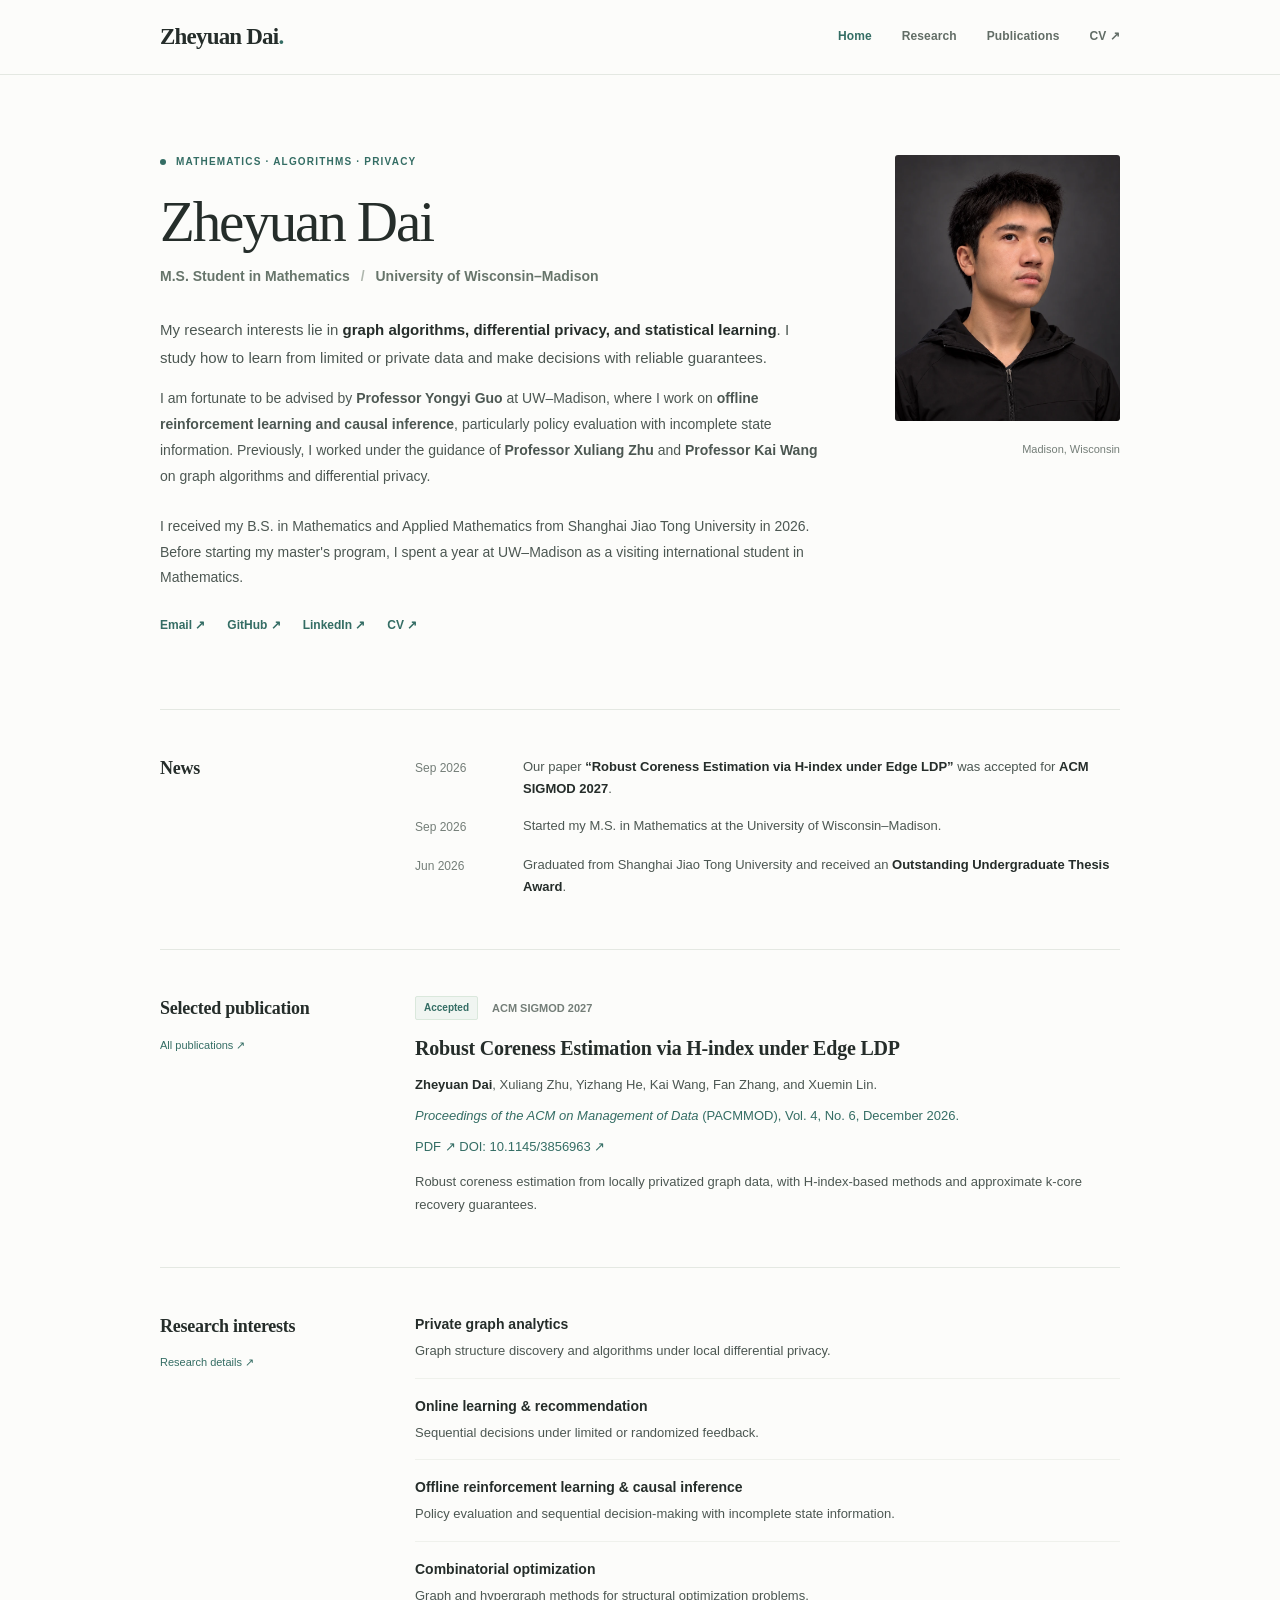
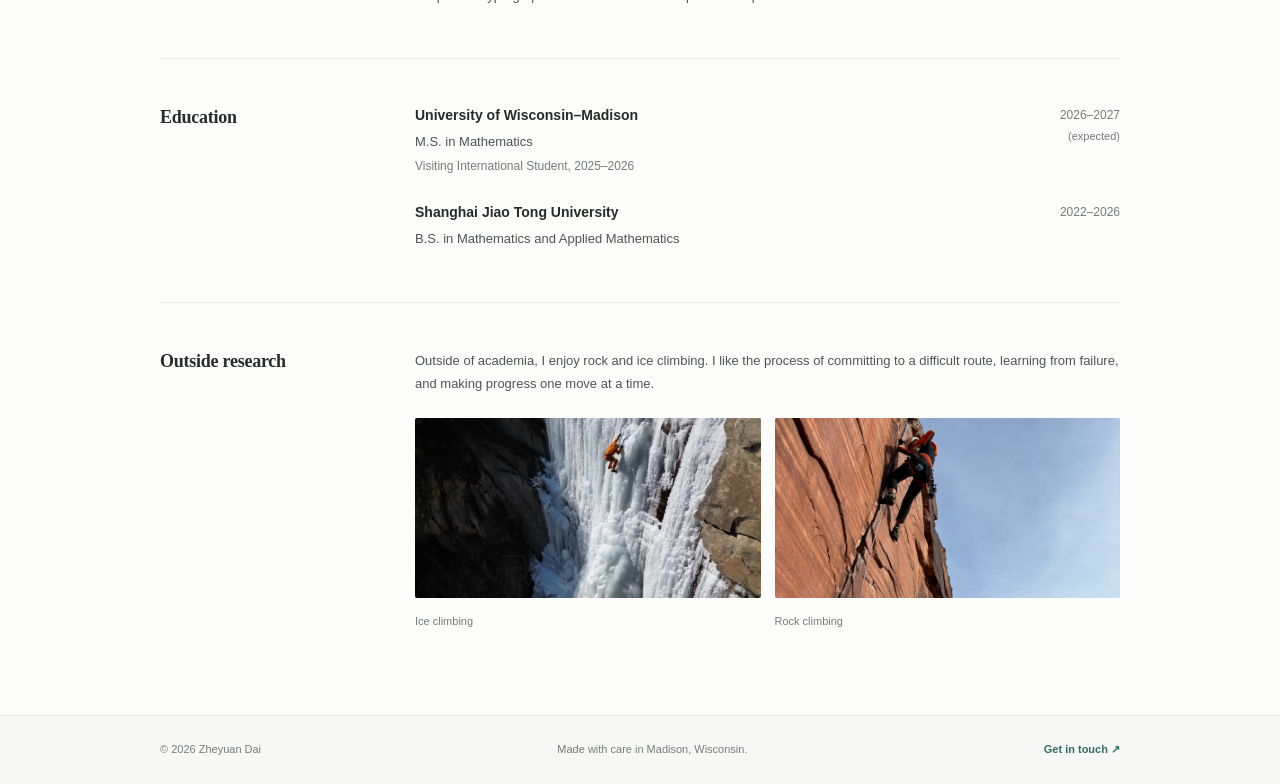
<file: index.html>
<!doctype html>
<html lang="en"><head><meta charset="utf-8"><meta name="viewport" content="width=device-width,initial-scale=1"><meta name="theme-color" content="#fcfcfa"><meta name="description" content="Zheyuan Dai — M.S. Mathematics at UW–Madison. Research in graph algorithms, differential privacy, and statistical learning."><title>Zheyuan Dai</title><link rel="stylesheet" href="style.css"><link rel="stylesheet" href="responsive.css"></head>
<body><a class="skip-link" href="#content">Skip to content</a>
<header class="site-header"><div class="header-inner container"><a class="site-brand" href="index.html">Zheyuan Dai<span>.</span></a><nav class="nav" aria-label="Main navigation"><a class="active" aria-current="page" href="index.html">Home</a><a href="research.html">Research</a><a href="publications.html">Publications</a><a href="Zheyuan_Dai_CV.pdf">CV ↗</a></nav></div></header>
<main class="container" id="content">
<section class="intro-grid" aria-labelledby="name"><div class="intro-body">
<div class="intro-kicker"><span class="status-dot"></span> Mathematics · Algorithms · Privacy</div>
<h1 id="name">Zheyuan Dai</h1>
<p class="intro-role">M.S. Student in Mathematics <span class="role-separator">/</span> University of Wisconsin–Madison</p>
<p class="intro-summary">My research interests lie in <strong>graph algorithms, differential privacy, and statistical learning</strong>. I study how to learn from limited or private data and make decisions with reliable guarantees.</p>
<p class="intro-secondary">I am fortunate to be advised by <strong>Professor Yongyi Guo</strong> at UW–Madison, where I work on <strong>offline reinforcement learning and causal inference</strong>, particularly policy evaluation with incomplete state information. Previously, I worked under the guidance of <strong>Professor Xuliang Zhu</strong> and <strong>Professor Kai Wang</strong> on graph algorithms and differential privacy.</p>
<p class="intro-secondary">I received my B.S. in Mathematics and Applied Mathematics from Shanghai Jiao Tong University in 2026. Before starting my master's program, I spent a year at UW–Madison as a visiting international student in Mathematics.</p>
<div class="profile-links"><a href="mailto:dzy040811@gmail.com">Email ↗</a><a href="https://github.com/David-dz811" target="_blank" rel="noopener noreferrer">GitHub ↗</a><a href="https://www.linkedin.com/in/zheyuan-dai-b7b108382" target="_blank" rel="noopener noreferrer">LinkedIn ↗</a><a href="Zheyuan_Dai_CV.pdf">CV ↗</a></div>
</div><figure class="portrait"><img src="profile-photo.webp?v=20261102-dark" alt="Portrait of Zheyuan Dai" width="300" height="365"><figcaption>Madison, Wisconsin</figcaption></figure></section>
<section class="content-block" aria-labelledby="news-title"><div class="section-rail"><h2 id="news-title">News</h2></div><div class="section-content"><ul class="news-list">
<li><time datetime="2026-09">Sep 2026</time><p>Our paper <strong>“Robust Coreness Estimation via H-index under Edge LDP”</strong> was accepted for <strong>ACM SIGMOD 2027</strong>.</p></li>
<li><time datetime="2026-09">Sep 2026</time><p>Started my M.S. in Mathematics at the University of Wisconsin–Madison.</p></li>
<li><time datetime="2026-06">Jun 2026</time><p>Graduated from Shanghai Jiao Tong University and received an <strong>Outstanding Undergraduate Thesis Award</strong>.</p></li>
</ul></div></section>
<section class="content-block" aria-labelledby="pub-title"><div class="section-rail"><h2 id="pub-title">Selected publication</h2><a class="rail-link" href="publications.html">All publications ↗</a></div><div class="section-content"><article class="publication-item">
<div class="publication-meta"><span class="accepted">Accepted</span><span>ACM SIGMOD 2027</span></div>
<h3>Robust Coreness Estimation via H-index under Edge LDP</h3>
<p class="authors"><strong>Zheyuan Dai</strong>, Xuliang Zhu, Yizhang He, Kai Wang, Fan Zhang, and Xuemin Lin.</p>
<p class="venue"><i>Proceedings of the ACM on Management of Data</i> (PACMMOD), Vol. 4, No. 6, December 2026.</p>
<p class="publication-links"><a href="papers/Robust_Coreness_Estimation_via_H_index_under_Edge_LDP.pdf" target="_blank" rel="noopener noreferrer">PDF ↗</a> <a href="https://doi.org/10.1145/3856963" target="_blank" rel="noopener noreferrer">DOI: 10.1145/3856963 ↗</a></p>
<p class="description">Robust coreness estimation from locally privatized graph data, with H-index-based methods and approximate k-core recovery guarantees.</p>
</article></div></section>
<section class="content-block" aria-labelledby="research-title"><div class="section-rail"><h2 id="research-title">Research interests</h2><a class="rail-link" href="research.html">Research details ↗</a></div><div class="section-content interests">
<div><h3>Private graph analytics</h3><p>Graph structure discovery and algorithms under local differential privacy.</p></div>
<div><h3>Online learning &amp; recommendation</h3><p>Sequential decisions under limited or randomized feedback.</p></div>
<div><h3>Offline reinforcement learning &amp; causal inference</h3><p>Policy evaluation and sequential decision-making with incomplete state information.</p></div>
<div><h3>Combinatorial optimization</h3><p>Graph and hypergraph methods for structural optimization problems.</p></div>
</div></section>
<section class="content-block" aria-labelledby="education-title"><div class="section-rail"><h2 id="education-title">Education</h2></div><div class="section-content education-list">
<div><div><h3>University of Wisconsin–Madison</h3><p>M.S. in Mathematics</p><p class="small-muted">Visiting International Student, 2025–2026</p></div><time>2026–2027 <span>(expected)</span></time></div>
<div><div><h3>Shanghai Jiao Tong University</h3><p>B.S. in Mathematics and Applied Mathematics</p></div><time>2022–2026</time></div>
</div></section>
<section class="content-block last-block" aria-labelledby="outside-title"><div class="section-rail"><h2 id="outside-title">Outside research</h2></div><div class="section-content outside"><p>Outside of academia, I enjoy rock and ice climbing. I like the process of committing to a difficult route, learning from failure, and making progress one move at a time.</p><div class="photo-pair"><figure><img src="photos/ice-climbing.jpg" loading="lazy" alt="Ice climbing on a frozen waterfall"><figcaption>Ice climbing</figcaption></figure><figure><img src="photos/red-rock-climbing.jpg" loading="lazy" alt="Rock climbing on sandstone"><figcaption>Rock climbing</figcaption></figure></div></div></section>
</main><footer class="footer"><div class="container footer-inner"><span>© 2026 Zheyuan Dai</span><span>Made with care in Madison, Wisconsin.</span><a href="mailto:dzy040811@gmail.com">Get in touch ↗</a></div></footer></body></html>
</file>
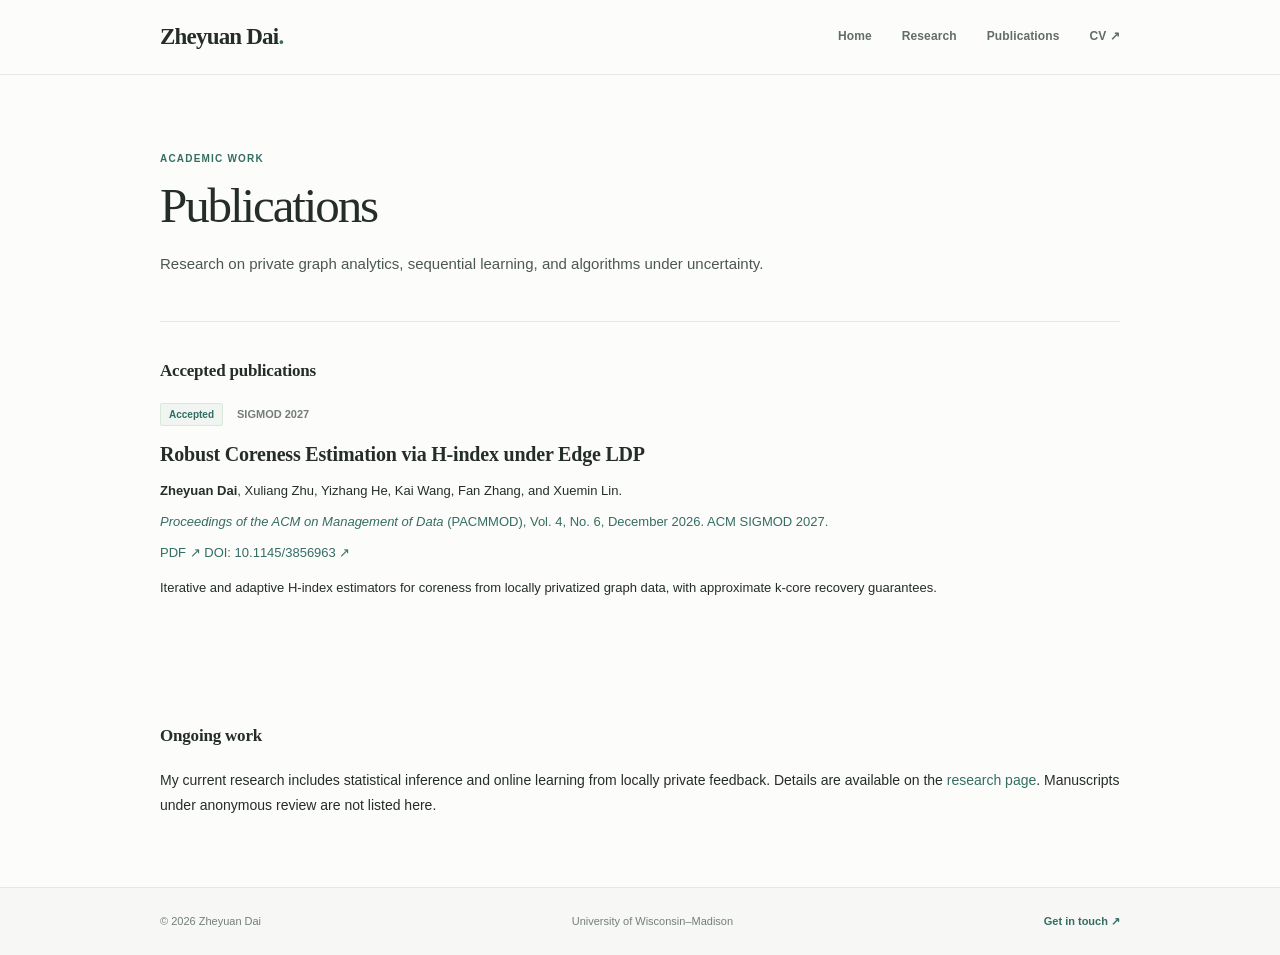
<file: publications.html>
<!doctype html><html lang="en"><head><meta charset="utf-8"><meta name="viewport" content="width=device-width,initial-scale=1"><title>Publications — Zheyuan Dai</title><link rel="stylesheet" href="style.css"><link rel="stylesheet" href="responsive.css"></head><body><header class="site-header"><div class="header-inner container"><a class="site-brand" href="index.html">Zheyuan Dai<span>.</span></a><nav class="nav" aria-label="Main navigation"><a href="index.html">Home</a><a href="research.html">Research</a><a href="publications.html">Publications</a><a href="Zheyuan_Dai_CV.pdf">CV ↗</a></nav></div></header><main class="container" id="content"><section class="page-lead"><div class="intro-kicker">Academic work</div><h1>Publications</h1><p>Research on private graph analytics, sequential learning, and algorithms under uncertainty.</p></section><section class="page-section"><h2>Accepted publications</h2><div class="pub-list"><article class="publication-item"><div class="publication-meta"><span class="accepted">Accepted</span><span>SIGMOD 2027</span></div><h3>Robust Coreness Estimation via H-index under Edge LDP</h3><p class="authors"><strong>Zheyuan Dai</strong>, Xuliang Zhu, Yizhang He, Kai Wang, Fan Zhang, and Xuemin Lin.</p><p class="venue"><i>Proceedings of the ACM on Management of Data</i> (PACMMOD), Vol. 4, No. 6, December 2026. ACM SIGMOD 2027.</p><p class="publication-links"><a href="papers/Robust_Coreness_Estimation_via_H_index_under_Edge_LDP.pdf" target="_blank" rel="noopener noreferrer">PDF ↗</a> <a href="https://doi.org/10.1145/3856963" target="_blank" rel="noopener noreferrer">DOI: 10.1145/3856963 ↗</a></p><p class="description">Iterative and adaptive H-index estimators for coreness from locally privatized graph data, with approximate k-core recovery guarantees.</p></article></div></section><section class="page-section"><h2>Ongoing work</h2><p>My current research includes statistical inference and online learning from locally private feedback. Details are available on the <a href="research.html">research page</a>. Manuscripts under anonymous review are not listed here.</p></section></main><footer class="footer"><div class="container footer-inner"><span>© 2026 Zheyuan Dai</span><span>University of Wisconsin–Madison</span><a href="mailto:dzy040811@gmail.com">Get in touch ↗</a></div></footer></body></html>
</file>
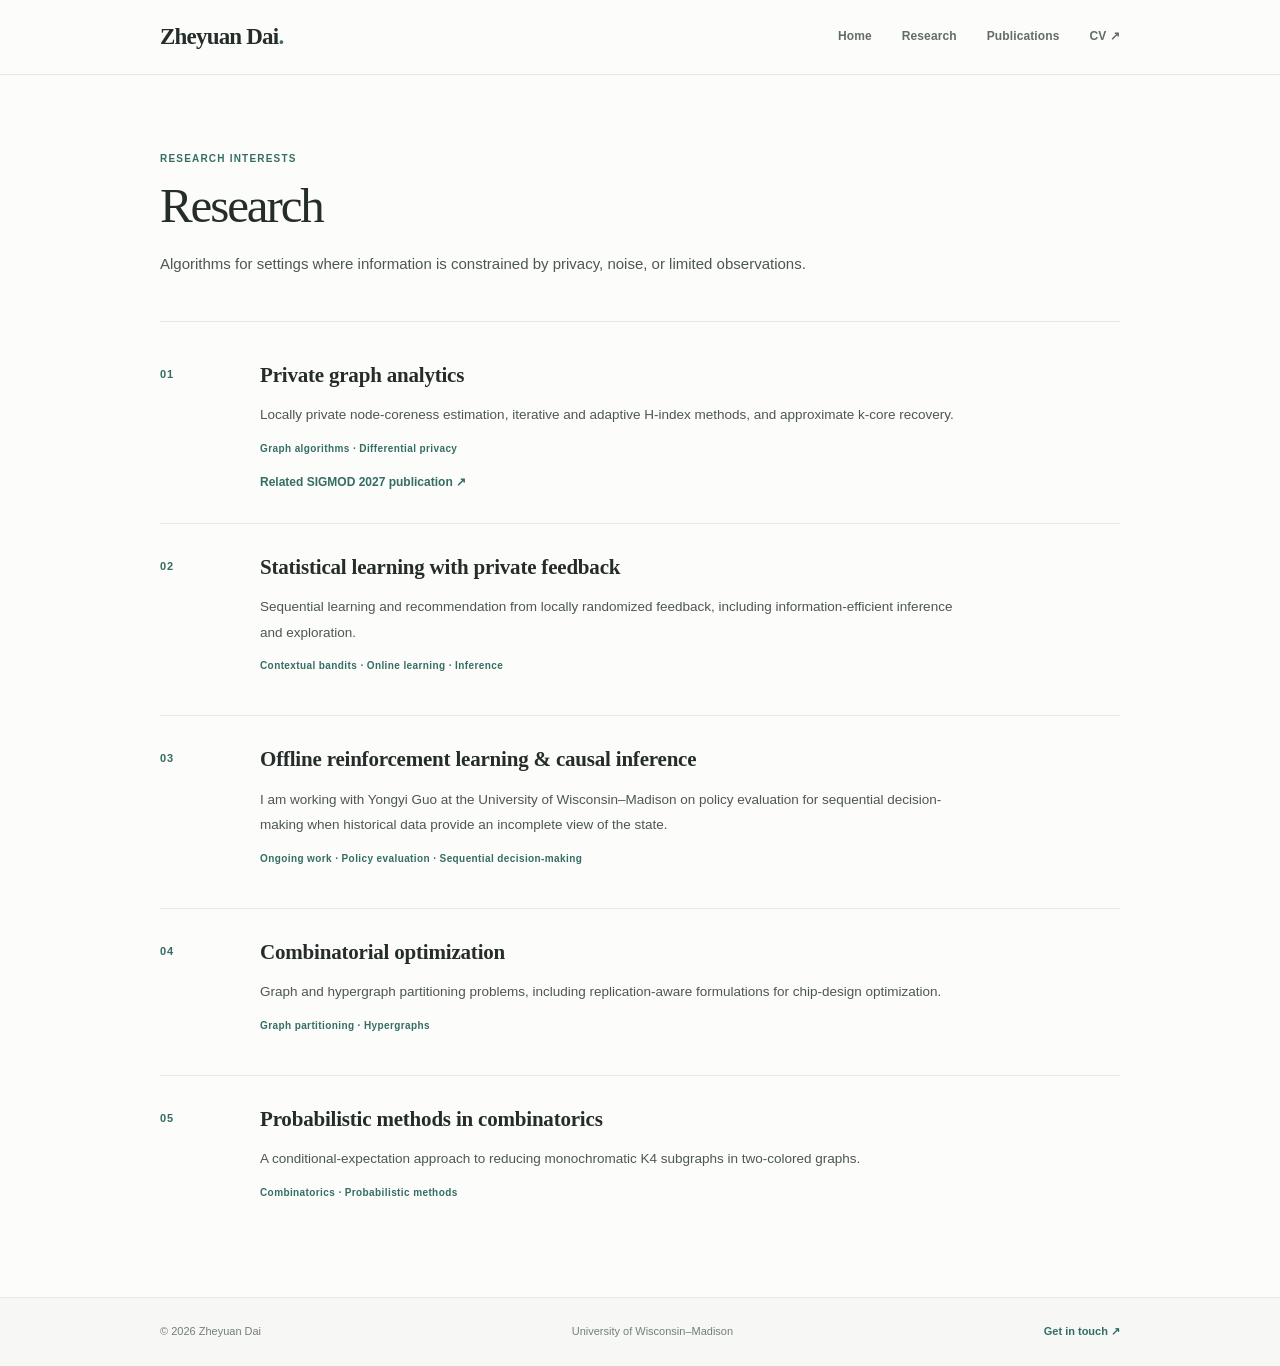
<file: research.html>
<!doctype html><html lang="en"><head><meta charset="utf-8"><meta name="viewport" content="width=device-width,initial-scale=1"><title>Research — Zheyuan Dai</title><link rel="stylesheet" href="style.css"><link rel="stylesheet" href="responsive.css"></head><body><header class="site-header"><div class="header-inner container"><a class="site-brand" href="index.html">Zheyuan Dai<span>.</span></a><nav class="nav" aria-label="Main navigation"><a href="index.html">Home</a><a href="research.html">Research</a><a href="publications.html">Publications</a><a href="Zheyuan_Dai_CV.pdf">CV ↗</a></nav></div></header><main class="container" id="content"><section class="page-lead"><div class="intro-kicker">Research interests</div><h1>Research</h1><p>Algorithms for settings where information is constrained by privacy, noise, or limited observations.</p></section><section class="page-section"><div class="research-entry" id="coreness"><span class="research-index">01</span><div><h2>Private graph analytics</h2><p>Locally private node-coreness estimation, iterative and adaptive H-index methods, and approximate k-core recovery.</p><p class="tags">Graph algorithms · Differential privacy</p><a href="publications.html">Related SIGMOD 2027 publication ↗</a></div></div><div class="research-entry" id="bandits"><span class="research-index">02</span><div><h2>Statistical learning with private feedback</h2><p>Sequential learning and recommendation from locally randomized feedback, including information-efficient inference and exploration.</p><p class="tags">Contextual bandits · Online learning · Inference</p></div></div><div class="research-entry" id="offline-rl"><span class="research-index">03</span><div><h2>Offline reinforcement learning &amp; causal inference</h2><p>I am working with Yongyi Guo at the University of Wisconsin–Madison on policy evaluation for sequential decision-making when historical data provide an incomplete view of the state.</p><p class="tags">Ongoing work · Policy evaluation · Sequential decision-making</p></div></div><div class="research-entry" id="partitioning"><span class="research-index">04</span><div><h2>Combinatorial optimization</h2><p>Graph and hypergraph partitioning problems, including replication-aware formulations for chip-design optimization.</p><p class="tags">Graph partitioning · Hypergraphs</p></div></div><div class="research-entry" id="combinatorics"><span class="research-index">05</span><div><h2>Probabilistic methods in combinatorics</h2><p>A conditional-expectation approach to reducing monochromatic K4 subgraphs in two-colored graphs.</p><p class="tags">Combinatorics · Probabilistic methods</p></div></div></section></main><footer class="footer"><div class="container footer-inner"><span>© 2026 Zheyuan Dai</span><span>University of Wisconsin–Madison</span><a href="mailto:dzy040811@gmail.com">Get in touch ↗</a></div></footer></body></html>
</file>
<file: style.css>
:root{--bg:#fcfcfa;--ink:#252d2a;--body:#4c5752;--subtle:#747e78;--line:#e4e8e2;--accent:#346d64;--tint:#f0f5f1}
*{box-sizing:border-box}html{scroll-behavior:smooth}
body{margin:0;background:var(--bg);color:var(--ink);font-family:-apple-system,BlinkMacSystemFont,"Segoe UI",Roboto,Arial,sans-serif;font-size:14px;line-height:1.78;-webkit-font-smoothing:antialiased}
a{color:var(--accent);text-decoration:none}a:hover{text-decoration:underline;text-underline-offset:4px}a:focus-visible{outline:2px solid var(--accent);outline-offset:4px}
.container{width:min(960px,calc(100% - 64px));margin:0 auto}
.skip-link{position:absolute;left:10px;top:-60px;padding:9px;background:var(--ink);color:white;z-index:20}.skip-link:focus{top:10px}
.site-header{height:75px;border-bottom:1px solid var(--line);background:var(--bg)}
.header-inner{display:flex;align-items:center;justify-content:space-between;height:100%;gap:20px}
.site-brand{color:var(--ink);font:700 23px/1.2 Georgia,"Times New Roman",serif;letter-spacing:-.8px}.site-brand span{color:var(--accent)}.site-brand:hover{text-decoration:none}
.nav{display:flex;align-items:center;gap:30px}.nav a{color:#626d66;font-size:12px;font-weight:600;letter-spacing:.01em}.nav a.active{color:var(--accent)}
.intro-grid{padding:78px 0 72px;display:grid;grid-template-columns:minmax(0,1fr) 225px;gap:66px;border-bottom:1px solid var(--line);align-items:start}
.intro-kicker{display:flex;gap:10px;align-items:center;text-transform:uppercase;font-size:10px;letter-spacing:.12em;font-weight:700;color:var(--accent)}
.status-dot{width:6px;height:6px;display:inline-block;background:var(--accent);border-radius:100%}
h1,h2,h3,p{margin-top:0}h1{font:400 57px/1.16 Georgia,"Times New Roman",serif;letter-spacing:-2.1px;margin:18px 0 10px}
.intro-role{font-size:14px;font-weight:550;color:#67756b;margin:0 0 29px;line-height:1.6}.role-separator{margin:0 7px;color:#afb7ae}
.intro-summary{font-size:15px;line-height:1.86;color:var(--body);margin:0 0 14px}.intro-summary strong{font-weight:650;color:var(--ink)}
.intro-secondary{color:var(--body);line-height:1.85;margin:0 0 24px}.profile-links{display:flex;gap:22px;flex-wrap:wrap}.profile-links a{font-size:12px;font-weight:650}
.portrait{margin:2px 0 0}.portrait img{width:225px;height:266px;object-fit:cover;object-position:50% 35%;border-radius:3px;filter:saturate(.9);background:#e8e9e4}.portrait figcaption{font-size:11px;color:var(--subtle);margin-top:11px;text-align:right}
.content-block{display:grid;grid-template-columns:205px minmax(0,1fr);gap:50px;padding:46px 0 51px;border-bottom:1px solid var(--line)}
.section-rail h2{font:600 18px/1.4 Georgia,"Times New Roman",serif;letter-spacing:-.25px;margin:0 0 10px}.rail-link{font-size:11px;color:var(--accent)}.section-content p{line-height:1.82;color:var(--body)}
.news-list{margin:0;padding:0;list-style:none}.news-list li{display:grid;grid-template-columns:89px minmax(0,1fr);gap:19px;margin-bottom:15px}.news-list li:last-child{margin-bottom:0}
.news-list time{font-size:12px;color:var(--subtle);padding-top:2px;white-space:nowrap}.news-list p{margin:0;font-size:13px;line-height:1.72}.news-list strong{font-weight:650;color:var(--ink)}
.publication-meta{display:flex;gap:14px;align-items:center;color:var(--subtle);font-size:11px;font-weight:600}
.accepted{color:var(--accent);background:var(--tint);font-size:10px;padding:2px 8px;border:1px solid #dae8dc;border-radius:2px}
.publication-item h3{font:600 20px/1.43 Georgia,"Times New Roman",serif;letter-spacing:-.2px;margin:14px 0 10px}
.publication-item p{margin:0 0 8px;font-size:13px;line-height:1.77}.publication-item .authors strong{color:var(--ink)}.publication-item .venue{color:var(--accent)}.publication-item .description{margin:12px 0 0}
.interests{display:grid;gap:17px}.interests>div{padding:0 0 15px;border-bottom:1px solid #eff1ec}.interests>div:last-child{border:0;padding-bottom:0}.interests h3,.education-list h3{font-size:14px;font-weight:700;line-height:1.5;margin:0 0 4px;color:var(--ink)}.interests p{margin:0;font-size:13px}
.education-list>div{display:flex;justify-content:space-between;align-items:start;gap:25px;margin-bottom:24px}.education-list>div:last-child{margin:0}.education-list p{font-size:13px;margin:0}.education-list .small-muted{font-size:12px;margin-top:2px;color:var(--subtle)}.education-list time{font-size:12px;color:var(--subtle);white-space:nowrap}.education-list time span{display:block;text-align:right;font-size:11px}
.last-block{border-bottom:0;padding-bottom:84px}.outside p{font-size:13px;margin:0 0 22px}.photo-pair{display:grid;grid-template-columns:1fr 1fr;gap:14px}.photo-pair figure{margin:0}.photo-pair img{height:180px;width:100%;object-fit:cover;object-position:center 38%;border-radius:2px}.photo-pair figcaption{margin-top:6px;font-size:11px;color:var(--subtle)}
.footer{border-top:1px solid var(--line);background:#f7f8f5}.footer-inner{padding:24px 0;display:flex;justify-content:space-between;align-items:center;gap:20px;font-size:11px;color:var(--subtle)}.footer-inner a{font-weight:600}
.page-lead{padding:75px 0 44px;border-bottom:1px solid var(--line)}.page-lead .intro-kicker{margin-bottom:10px}.page-lead h1{font-size:49px;margin:8px 0 15px}.page-lead p{font-size:15px;color:var(--body);max-width:650px;line-height:1.8;margin-bottom:0}
.page-section{padding:39px 0 55px}.page-section h2{font:600 17px Georgia,serif;letter-spacing:-.2px;margin:0 0 22px}.pub-list article{padding:0 0 33px;border-bottom:1px solid var(--line)}.pub-list article:last-child{border:0}.page-footnote{font-size:12px;color:var(--subtle);margin-top:24px}
.research-entry{display:grid;grid-template-columns:74px minmax(0,1fr);gap:26px;border-top:1px solid var(--line);padding:29px 0}.research-entry:first-child{border-top:0;padding-top:0}
.research-index{font-size:11px;color:var(--accent);font-weight:700;letter-spacing:.08em;padding-top:4px}.research-entry h2{font:600 21px/1.4 Georgia,serif;margin:0 0 12px}.research-entry p{color:var(--body);font-size:13.5px;line-height:1.9;max-width:710px;margin:0 0 11px}.research-entry .tags{font-size:10px;letter-spacing:.04em;color:var(--accent);font-weight:700}.research-entry a{font-size:12px;font-weight:650}
</file>
<file: responsive.css>
@media(max-width:760px){
.container{width:min(650px,calc(100% - 40px))}
.intro-grid{grid-template-columns:minmax(0,1fr) 180px;gap:32px;padding-top:55px}
.portrait img{width:180px;height:219px}
.content-block{grid-template-columns:148px minmax(0,1fr);gap:25px}
h1{font-size:49px}.intro-role{font-size:13px}.role-separator{margin:0 4px}.intro-summary{font-size:14px}
}
@media(max-width:560px){
.site-header{height:auto}.header-inner{padding:14px 0;flex-wrap:wrap;gap:10px}
.site-brand{font-size:21px}.nav{gap:17px}.nav a{font-size:11px}
.intro-grid{display:flex;flex-direction:column-reverse;gap:24px;padding:37px 0 44px}
.portrait{display:flex;align-items:end;gap:15px}.portrait img{width:118px;height:138px}.portrait figcaption{margin:0 0 3px;text-align:left}
.intro-kicker{font-size:9px}h1{font-size:43px;margin:10px 0 7px}.intro-role{margin-bottom:17px}.intro-summary{font-size:14px}
.content-block{display:block;padding:31px 0 35px}.section-rail{display:flex;align-items:center;justify-content:space-between;gap:12px;margin-bottom:20px}.section-rail h2{margin:0}
.news-list li{grid-template-columns:80px minmax(0,1fr);gap:13px}
.photo-pair img{height:135px}.footer-inner{flex-wrap:wrap;gap:8px}.footer-inner span:nth-child(2){display:none}
.page-lead{padding:45px 0 31px}.page-lead h1{font-size:41px}
.research-entry{grid-template-columns:36px 1fr;gap:12px}.research-entry h2{font-size:19px}
}
@media(prefers-reduced-motion:reduce){html{scroll-behavior:auto}}
</file>
